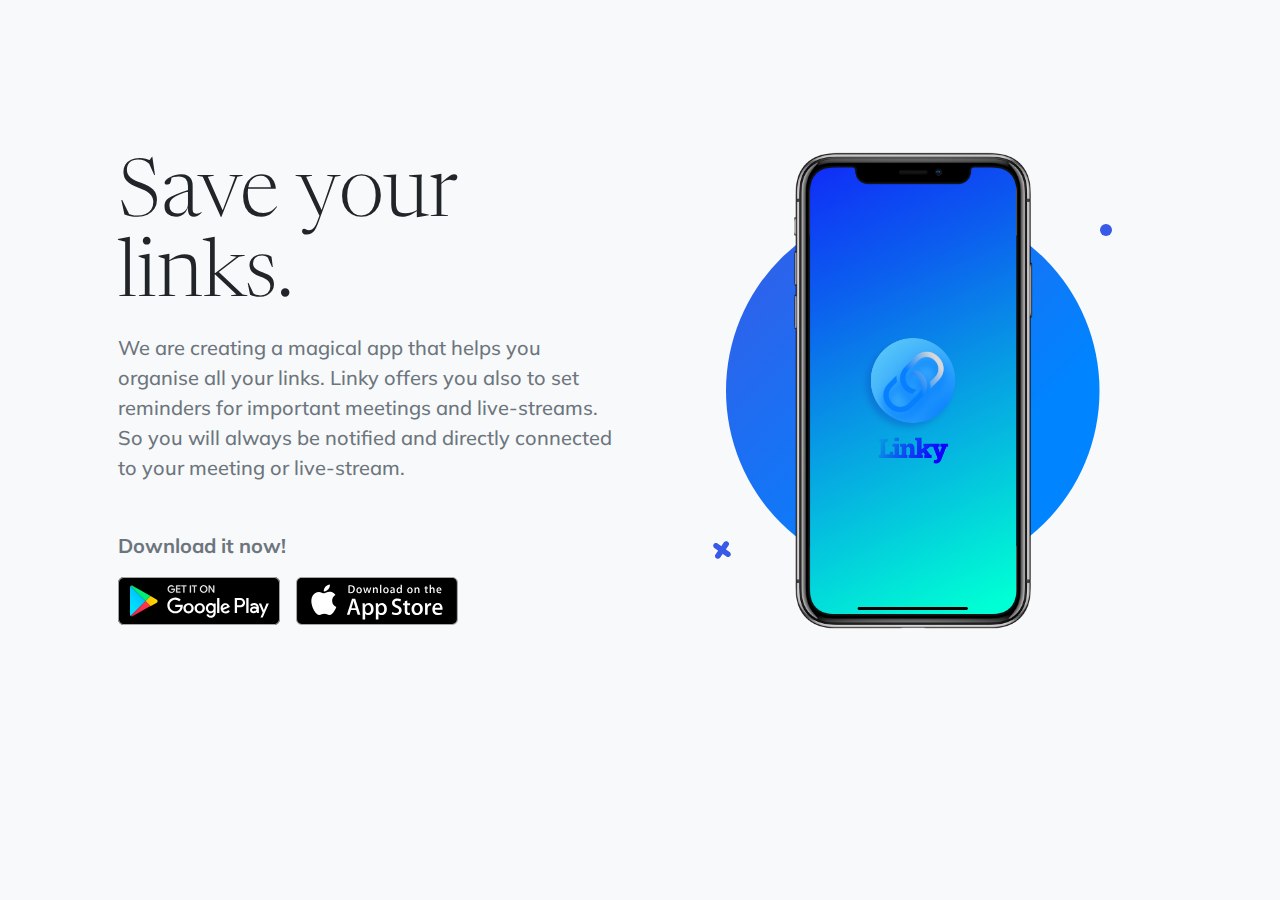
<file: linky/index.html>
<!DOCTYPE html>
<html lang="en">
    <head>
        <meta charset="utf-8" />
        <meta name="viewport" content="width=device-width, initial-scale=1, shrink-to-fit=no" />
        <meta name="description" content="" />
        <meta name="author" content="" />
        <title>Linky</title>
        <link rel="icon" type="image/x-icon" href="assets/favicon.ico" />
        <!-- Bootstrap icons-->
        <link href="https://cdn.jsdelivr.net/npm/bootstrap-icons@1.5.0/font/bootstrap-icons.css" rel="stylesheet" />
        <!-- Google fonts-->
        <link rel="preconnect" href="https://fonts.gstatic.com" />
        <link href="https://fonts.googleapis.com/css2?family=Newsreader:ital,wght@0,600;1,600&amp;display=swap" rel="stylesheet" />
        <link href="https://fonts.googleapis.com/css2?family=Mulish:ital,wght@0,300;0,500;0,600;0,700;1,300;1,500;1,600;1,700&amp;display=swap" rel="stylesheet" />
        <link href="https://fonts.googleapis.com/css2?family=Kanit:ital,wght@0,400;1,400&amp;display=swap" rel="stylesheet" />
        <!-- Core theme CSS (includes Bootstrap)-->
        <link href="css/styles.css" rel="stylesheet" />
    </head>
    <body id="page-top" style="background: #F8F9FA;">
        <!-- Mashead header-->
        <header class="masthead">
            <div class="container px-5">
                <div class="row gx-5 align-items-center">
                    <div class="col-lg-6">
                        <!-- Mashead text and app badges-->
                        <div class="mb-5 mb-lg-0 text-center text-lg-start">
                            <h1 class="display-1 lh-1 mb-3">Save your links.</h1>
                            <p class="lead fw-normal text-muted mb-5">We are creating a magical app that helps you organise all your links. Linky offers you also to set reminders for important meetings and live-streams. So you will always be notified and directly connected to your meeting or live-stream.</p>
                            <p class="lead fw-normal text-muted"><strong>Download it now!</strong></p>
                            <div class="d-flex flex-column flex-lg-row align-items-center">
                                <a class="me-lg-3 mb-4 mb-lg-0" href="https://bit.ly/34NfSxu"><img class="app-badge" src="assets/img/google-play-badge.svg" alt="..." /></a>
                                <a href="https://bit.ly/3wVgBZO"><img class="app-badge" src="assets/img/app-store-badge.svg" alt="..." /></a>
                            </div>
                        </div>
                    </div>
                    <div class="col-lg-6">
                        <!-- Masthead device mockup feature-->
                        <div class="masthead-device-mockup">
                            <svg class="circle" viewBox="0 0 100 100" xmlns="http://www.w3.org/2000/svg">
                                <defs>
                                    <linearGradient id="circleGradient" gradientTransform="rotate(45)">
                                        <stop class="gradient-start-color" offset="0%"></stop>
                                        <stop class="gradient-end-color" offset="100%"></stop>
                                    </linearGradient>
                                </defs>
                                <circle cx="50" cy="50" r="50"></circle></svg
                            ><svg class="shape-1 d-none d-sm-block" viewBox="0 0 240.83 240.83" xmlns="http://www.w3.org/2000/svg">
                                <rect x="-32.54" y="78.39" width="305.92" height="84.05" rx="42.03" transform="translate(120.42 -49.88) rotate(45)"></rect>
                                <rect x="-32.54" y="78.39" width="305.92" height="84.05" rx="42.03" transform="translate(-49.88 120.42) rotate(-45)"></rect></svg
                            ><svg class="shape-2 d-none d-sm-block" viewBox="0 0 100 100" xmlns="http://www.w3.org/2000/svg"><circle cx="50" cy="50" r="50"></circle></svg>
                            <div class="device-wrapper">
                                <div class="device" data-device="iPhoneX" data-orientation="portrait" data-color="black">
                                    <div class="screen bg-black">
                                        <!-- PUT CONTENTS HERE:-->
                                        <!-- * * This can be a video, image, or just about anything else.-->
                                        <!-- * * Set the max width of your media to 100% and the height to-->
                                        <!-- * * 100% like the demo example below.-->
                                        <img src="assets/img/launch-screen.png" style="max-width: 100%; height: 100%" alt="">
                                    </div>
                                </div>
                            </div>
                        </div>
                    </div>
                </div>
            </div>
        </header>
        <!-- Bootstrap core JS-->
        <script src="https://cdn.jsdelivr.net/npm/bootstrap@5.0.1/dist/js/bootstrap.bundle.min.js"></script>
        <!-- Core theme JS-->
        <script src="js/scripts.js"></script>
    </body>
</html>
</file>
